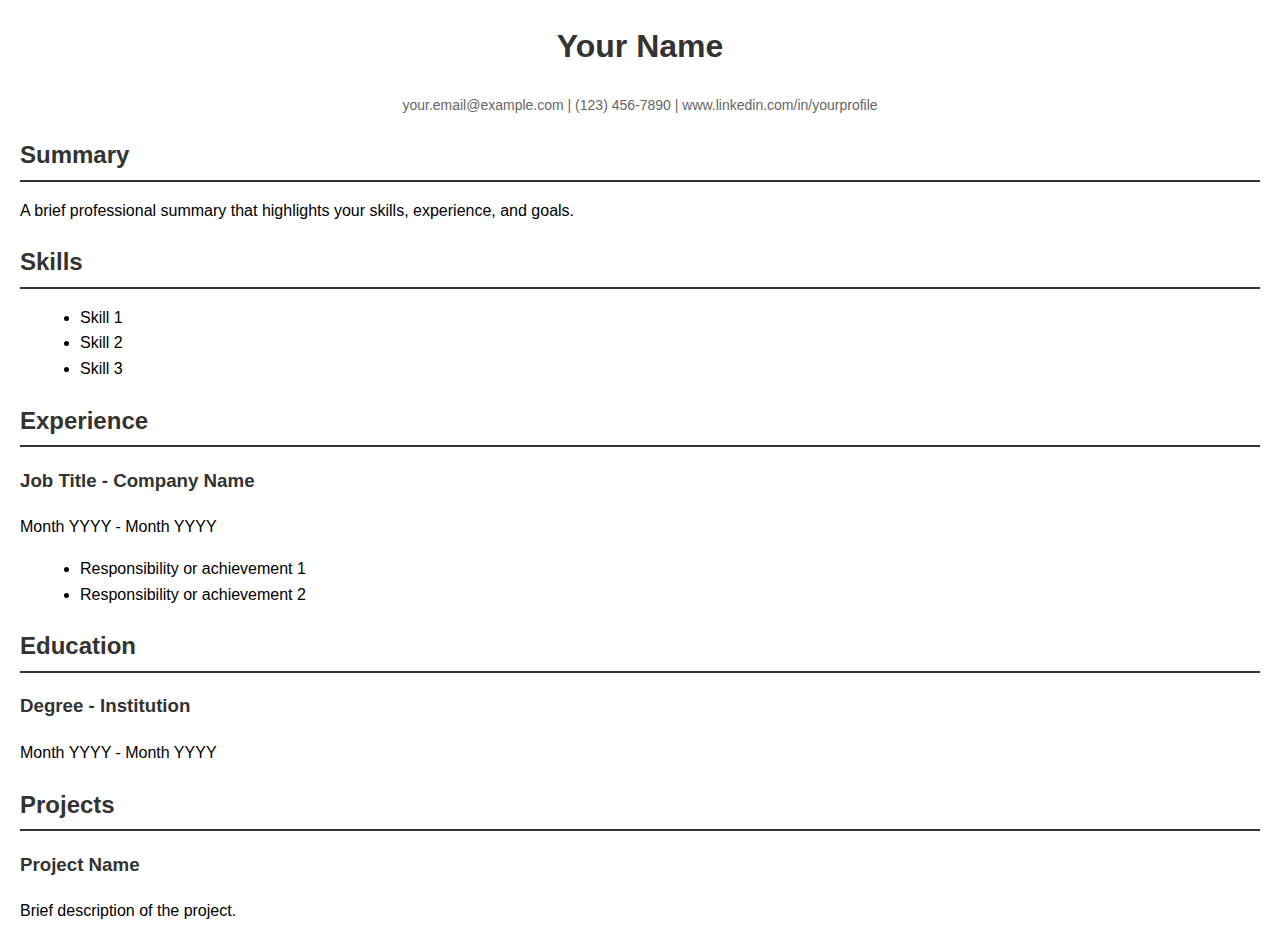
<file: cv.html>
<!DOCTYPE html>
<html lang="en">
<head>
  <meta charset="UTF-8">
  <meta name="viewport" content="width=device-width, initial-scale=1.0">
  <title>Your Name - Resume</title>
  <style>
    /* Add some basic styles */
    body {
      font-family: Arial, sans-serif;
      margin: 20px;
      line-height: 1.6;
    }
    h1, h2, h3 {
      color: #333;
    }
    .header {
      text-align: center;
      margin-bottom: 20px;
    }
    .contact {
      text-align: center;
      font-size: 14px;
      color: #666;
    }
    .section {
      margin-bottom: 20px;
    }
    .section h2 {
      border-bottom: 2px solid #333;
      padding-bottom: 5px;
      margin-bottom: 10px;
    }
    .list-item {
      margin-left: 20px;
    }
  </style>
</head>
<body>
  <div class="header">
    <h1>Your Name</h1>
    <p class="contact">your.email@example.com | (123) 456-7890 | www.linkedin.com/in/yourprofile</p>
  </div>
  
  <div class="section">
    <h2>Summary</h2>
    <p>A brief professional summary that highlights your skills, experience, and goals.</p>
  </div>

  <div class="section">
    <h2>Skills</h2>
    <ul>
      <li class="list-item">Skill 1</li>
      <li class="list-item">Skill 2</li>
      <li class="list-item">Skill 3</li>
    </ul>
  </div>

  <div class="section">
    <h2>Experience</h2>
    <h3>Job Title - Company Name</h3>
    <p>Month YYYY - Month YYYY</p>
    <ul>
      <li class="list-item">Responsibility or achievement 1</li>
      <li class="list-item">Responsibility or achievement 2</li>
    </ul>
  </div>

  <div class="section">
    <h2>Education</h2>
    <h3>Degree - Institution</h3>
    <p>Month YYYY - Month YYYY</p>
  </div>

  <div class="section">
    <h2>Projects</h2>
    <h3>Project Name</h3>
    <p>Brief description of the project.</p>
  </div>
</body>
</html>
</file>
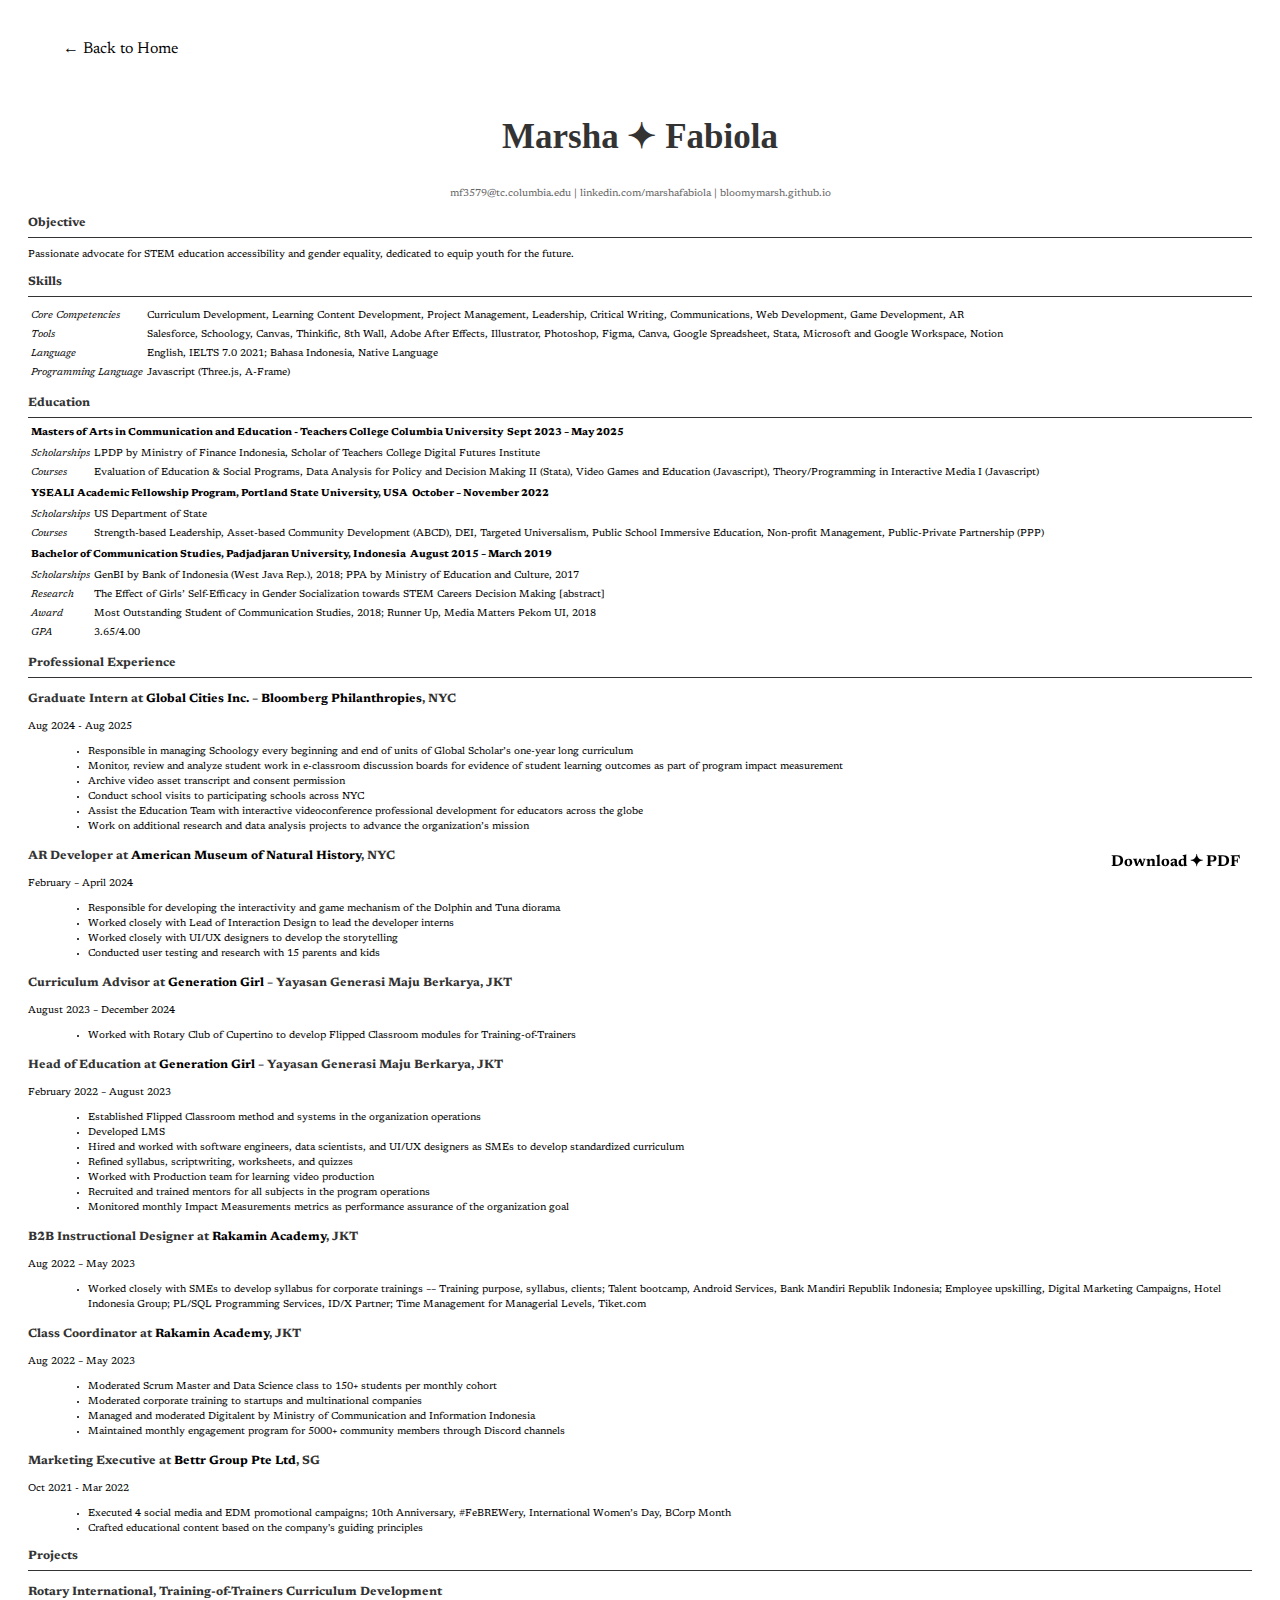
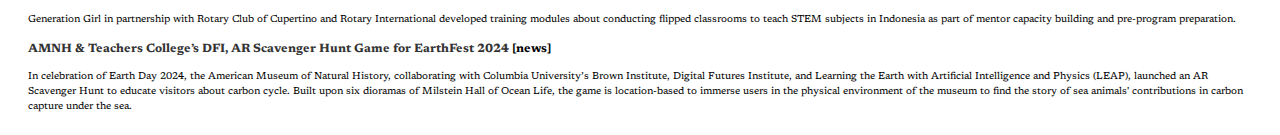
<file: marshafabiola.html>
<!DOCTYPE html>
<html lang="en">
<head>
  <meta charset="UTF-8">
  <meta name="viewport" content="width=device-width, initial-scale=1.0">
  <link href="https://fonts.googleapis.com/css2?family=Kalnia:wght@100..700&family=Kurale&family=Macondo+Swash+Caps&family=Newsreader:ital,opsz,wght@0,6..72,200..800;1,6..72,200..800&family=Notable&family=Quando&family=Quattrocento:wght@400;700&family=Racing+Sans+One&family=Sono:wght@200..800&display=swap" rel="stylesheet">
  <script src="https://cdnjs.cloudflare.com/ajax/libs/jquery/3.3.1/jquery.min.js"></script>
  <title>Bloomy Marsh ✦ CV</title>
  <style>
    @font-face {
  font-family: "Amperzand";
  src: url("https://raw.githubusercontent.com/bloomymarsh/bloomymarsh.github.io/main/font/Amperzand.ttf")
    format("truetype");
}

* {
  box-sizing: border-box;
}

/* unvisited link */
a:link {
  color: black;
  text-decoration: none;
}

/* visited link */
a:visited {
  color: darkcyan;
}

/* mouse over link */
a:hover {
  color: orange;
}

/* selected link */
a:active {
  color: lightblue;
}

#header {
  display: flex;
  align-items: center;
  justify-content: space-between;
  padding: 15px; /* Adds space inside the header */
  width: 100%;
  max-width: 100%; /* Ensure no overflow */
}

nav ul {
  list-style-type: none;
}

table {
  width: auto;
}

th {
    text-align: left;
}

body {
  font-family: Newsreader, sans-serif;
}

.marshafabiola{
  margin: 20px;
  line-height: 1.5;
}

h1,
h2,
h3 {
  color: #333;
  font-size: 12px;
}

.CVheader {
  text-align: center;
  margin-bottom: 12px;
}

.contact {
  text-align: center;
  font-size: 10px;
  color: #666;
}

.section {
  margin-bottom: 10px;
    font-size: 10px;
}

.section h2 {
  border-bottom: 1px solid #333;
  padding-bottom: 5px;
  margin-bottom: 5px;
}

.list-item {
  margin-left: 20px;
}

#getPDF {
  font-family: Newsreader, sans-serif;
  animation: pulse 1s steps(1) infinite;
  position: fixed;
  bottom: 20px;
  right: 20px; /* Distance from the right */
  padding: 10px 20px;
  border: none;
  background-color: transparent;
  outline: none;
  border-radius: 5px;
  cursor: pointer;
  font-size: 16px;
}

#getPDF:hover {
  background-color: #aaacad; /* Darker shade on hover */
  color: white;
}

@keyframes pulse {
  0% {
    transform: scale(1); /* Initial size */
  }
  50% {
    transform: scale(1.1); /* Bigger size */
  }
  100% {
    transform: scale(1); /* Back to original size */
  }
}

@media print {
  #getPDF, header {
    display: none;
  }
}
  </style>
    
</head>
<body>
<link href="https://fonts.googleapis.com/css2?family=Kalnia:wght@100..700&family=Kurale&family=Macondo+Swash+Caps&family=Newsreader:ital,opsz,wght@0,6..72,200..800;1,6..72,200..800&family=Notable&family=Quando&family=Quattrocento:wght@400;700&family=Racing+Sans+One&family=Sono:wght@200..800&display=swap" rel="stylesheet">

<header>
  <div id="header">
      <nav>
        <ul>
          <li><a target="_blank" rel="noopener noreferrer" href="bloomymarsh.github.io">← Back to Home</a></li>
        </ul>
      </nav>
  </div>

</header>

<button id="getPDF" onclick="window.print()"><b>Download ✦ PDF</b></button>
<div class="marshafabiola">
  <div class="CVheader">
          <h1 style="font-family: 'Amperzand', serif; font-size: 35px;">Marsha ✦ Fabiola</h1>
    <p class="contact">mf3579@tc.columbia.edu | linkedin.com/marshafabiola | bloomymarsh.github.io</p>
  </div>

  <div class="section">
    <h2>Objective</h2>
    <p>Passionate advocate for STEM education accessibility and gender equality, dedicated to equip youth for the future.</p>
  </div>

  <div class="section">
    <table>
      <tr>
        <h2>Skills</h2>
        <th></th>
      </tr>
      <tr>
        <td><i>Core Competencies</i></td>
        <td>Curriculum Development, Learning Content Development, Project Management, Leadership, Critical Writing, Communications, Web Development, Game Development, AR</td>
      </tr>
      <tr>
        <td><i>Tools</i></td>
        <td>Salesforce, Schoology, Canvas, Thinkific, 8th Wall, Adobe After Effects, Illustrator, Photoshop, Figma, Canva, Google Spreadsheet, Stata, Microsoft and Google Workspace, Notion</td>
      </tr>
      <tr>
        <td><i>Language</i></td>
        <td>English, IELTS 7.0 2021; Bahasa Indonesia, Native Language</td>
      </tr>
      <tr>
        <td><i>Programming Language</i></td>
        <td>Javascript (Three.js, A-Frame)</td>
      </tr>
    </table>
  </div>

  <div class="section">
    <h2>Education</h2>
    <table>
      <tr>
        <th>Masters of Arts in Communication and Education - Teachers College Columbia University</th>
        <th>Sept 2023 – May 2025</th>
      </tr>
    </table>
    <table>
      <tr>
        <td><i>Scholarships</i></td>
        <td>LPDP by Ministry of Finance Indonesia, Scholar of Teachers College Digital Futures Institute</td>
      </tr>
      <tr>
        <td><i>Courses</i></td>
        <td>Evaluation of Education & Social Programs, Data Analysis for Policy and Decision Making II (Stata), Video Games and Education (Javascript), Theory/Programming in Interactive Media I (Javascript)</td>
      </tr>
    </table>

    <table>
      <tr>
        <th>YSEALI Academic Fellowship Program, Portland State University, USA</th>
        <th>October – November 2022</th>
      </tr>
    </table>
    <table>
      <tr>
        <td><i>Scholarships</i></td>
        <td>US Department of State</td>
      </tr>
      <tr>
        <td><i>Courses</i></td>
        <td>Strength-based Leadership, Asset-based Community Development (ABCD), DEI, Targeted Universalism, Public School Immersive Education, Non-profit Management, Public-Private Partnership (PPP)</td>
      </tr>
    </table>

    <table>
      <tr>
        <th>Bachelor of Communication Studies, Padjadjaran University, Indonesia</th>
        <th>August 2015 – March 2019</th>
      </tr>
    </table>
    <table>
      <tr>
        <td><i>Scholarships</i></td>
        <td>GenBI by Bank of Indonesia (West Java Rep.), 2018; PPA by Ministry of Education and Culture, 2017</td>
      </tr>
      <tr>
        <td><i>Research</i></td>
        <td>The Effect of Girls’ Self-Efficacy in Gender Socialization towards STEM Careers Decision Making <a target="_blank" rel="noopener noreferrer" href="https://lib.unpad.ac.id/index.php?node=Fakultas+Ilmu+Komunikasi&p=show_detail&id=14429&keywords=">[abstract]</a></td>
      </tr>
      <tr>
        <td><i>Award</i></td>
        <td>Most Outstanding Student of Communication Studies, 2018; Runner Up, Media Matters Pekom UI, 2018</td>
      </tr>
      <tr>
        <td><i>GPA</i></td>
        <td>3.65/4.00</td>
      </tr>
    </table>

    <div class="section">
      <h2>Professional Experience</h2>
      <h3>Graduate Intern at <a target="_blank" rel="noopener noreferrer" href="https://www.globalcities.org/">Global Cities Inc.</a> – <a target="_blank" rel="noopener noreferrer" href="https://www.bloomberg.org/education/advancing-k-12-education/#global-cities">Bloomberg Philanthropies</a>, NYC</h3>
      <p>Aug 2024 - Aug 2025</p>
      <ul>
        <li class="list-item">Responsible in managing Schoology every beginning and end of units of Global Scholar’s one-year long curriculum</li>
        <li class="list-item">Monitor, review and analyze student work in e-classroom discussion boards for evidence of student learning outcomes as part of program impact measurement</li>
        <li class="list-item">Archive video asset transcript and consent permission</li>
        <li class="list-item">Conduct school visits to participating schools across NYC</li>
        <li class="list-item">Assist the Education Team with interactive videoconference professional development for educators across the globe</li>
        <li class="list-item">Work on additional research and data analysis projects to advance the organization’s mission</li>
      </ul>
      <h3>AR Developer at <a target="_blank" rel="noopener noreferrer" href="https://www.amnh.org/">American Museum of Natural History</a>, NYC</h3>
      <p>February – April 2024</p>
      <ul>
        <li class="list-item">Responsible for developing the interactivity and game mechanism of the Dolphin and Tuna diorama</li>
        <li class="list-item">Worked closely with Lead of Interaction Design to lead the developer interns</li>
        <li class="list-item">Worked closely with UI/UX designers to develop the storytelling</li>
        <li class="list-item">Conducted user testing and research with 15 parents and kids</li>
      </ul>
      <h3>Curriculum Advisor at <a target="_blank" rel="noopener noreferrer" href="generationgirl.org">Generation Girl</a> – Yayasan Generasi Maju Berkarya, JKT</h3>
      <p>August 2023 – December 2024</p>
      <ul>
        <li class="list-item">Worked with Rotary Club of Cupertino to develop Flipped Classroom modules for Training-of-Trainers</li>
      </ul>
      <h3>Head of Education at <a target="_blank" rel="noopener noreferrer" href="generationgirl.org">Generation Girl</a> – Yayasan Generasi Maju Berkarya, JKT</h3>
      <p>February 2022 – August 2023</p>
      <ul>
        <li class="list-item">Established Flipped Classroom method and systems in the organization operations</li>
        <li class="list-item">Developed LMS</li>
        <li class="list-item">Hired and worked with software engineers, data scientists, and UI/UX designers as SMEs to develop standardized curriculum</li>
        <li class="list-item">Refined syllabus, scriptwriting, worksheets, and quizzes</li>
        <li class="list-item">Worked with Production team for learning video production</li>
        <li class="list-item">Recruited and trained mentors for all subjects in the program operations</li>
        <li class="list-item">Monitored monthly Impact Measurements metrics as performance assurance of the organization goal</li>
      </ul>
      <h3>B2B Instructional Designer at <a target="_blank" rel="noopener noreferrer" href="https://www.rakamin.com/">Rakamin Academy</a>, JKT</h3>
      <p>Aug 2022 – May 2023</p>
      <ul>
        <li class="list-item">Worked closely with SMEs to develop syllabus for corporate trainings –– Training purpose, syllabus, clients; Talent bootcamp, Android Services, Bank Mandiri Republik Indonesia; Employee upskilling, Digital Marketing Campaigns, Hotel Indonesia Group; PL/SQL Programming Services, ID/X Partner; Time Management for Managerial Levels, Tiket.com</li>
      </ul>

      <h3>Class Coordinator at <a target="_blank" rel="noopener noreferrer" href="https://www.rakamin.com/">Rakamin Academy</a>, JKT</h3>
      <p>Aug 2022 – May 2023</p>
      <ul>
        <li class="list-item">Moderated Scrum Master and Data Science class to 150+ students per monthly cohort</li>
        <li class="list-item">Moderated corporate training to startups and multinational companies</li>
        <li class="list-item">Managed and moderated Digitalent by Ministry of Communication and Information Indonesia</li>
        <li class="list-item">Maintained monthly engagement program for 5000+ community members through Discord channels</li>
      </ul>

      <h3>Marketing Executive at <a target="_blank" rel="noopener noreferrer" href="https://www.bettr.group/">Bettr Group Pte Ltd</a>, SG</h3>
      <p>Oct 2021 - Mar 2022</p>
      <ul>
        <li class="list-item">Executed 4 social media and EDM promotional campaigns; 10th Anniversary, #FeBREWery, International Women’s Day, BCorp Month</li>
        <li class="list-item">Crafted educational content based on the company's guiding principles</li>
      </ul>
    </div>

    <div class="section">
      <h2>Projects</h2>
      <h3>Rotary International, Training-of-Trainers Curriculum Development</h3>
      <p>Generation Girl in partnership with Rotary Club of Cupertino and Rotary International developed training modules about conducting flipped classrooms to teach STEM subjects in Indonesia as part of mentor capacity building and pre-program preparation. </p>
            <h3>AMNH & Teachers College’s DFI, AR Scavenger Hunt Game for EarthFest 2024 <a target="_blank" rel="noopener noreferrer" href="https://www.tc.columbia.edu/articles/2024/may/exploring-biodiversity-through-virtual-reality-/">[news]</a></h3>
      <p>In celebration of Earth Day 2024, the American Museum of Natural History, collaborating with Columbia University’s Brown Institute, Digital Futures Institute, and Learning the Earth with Artificial Intelligence and Physics (LEAP), launched an AR Scavenger Hunt to educate visitors about carbon cycle. Built upon six dioramas of Milstein Hall of Ocean Life, the game is location-based to immerse users in the physical environment of the museum to find the story of sea animals' contributions in carbon capture under the sea. </p>
    </div>
  </div>  </body>
</html>
</file>
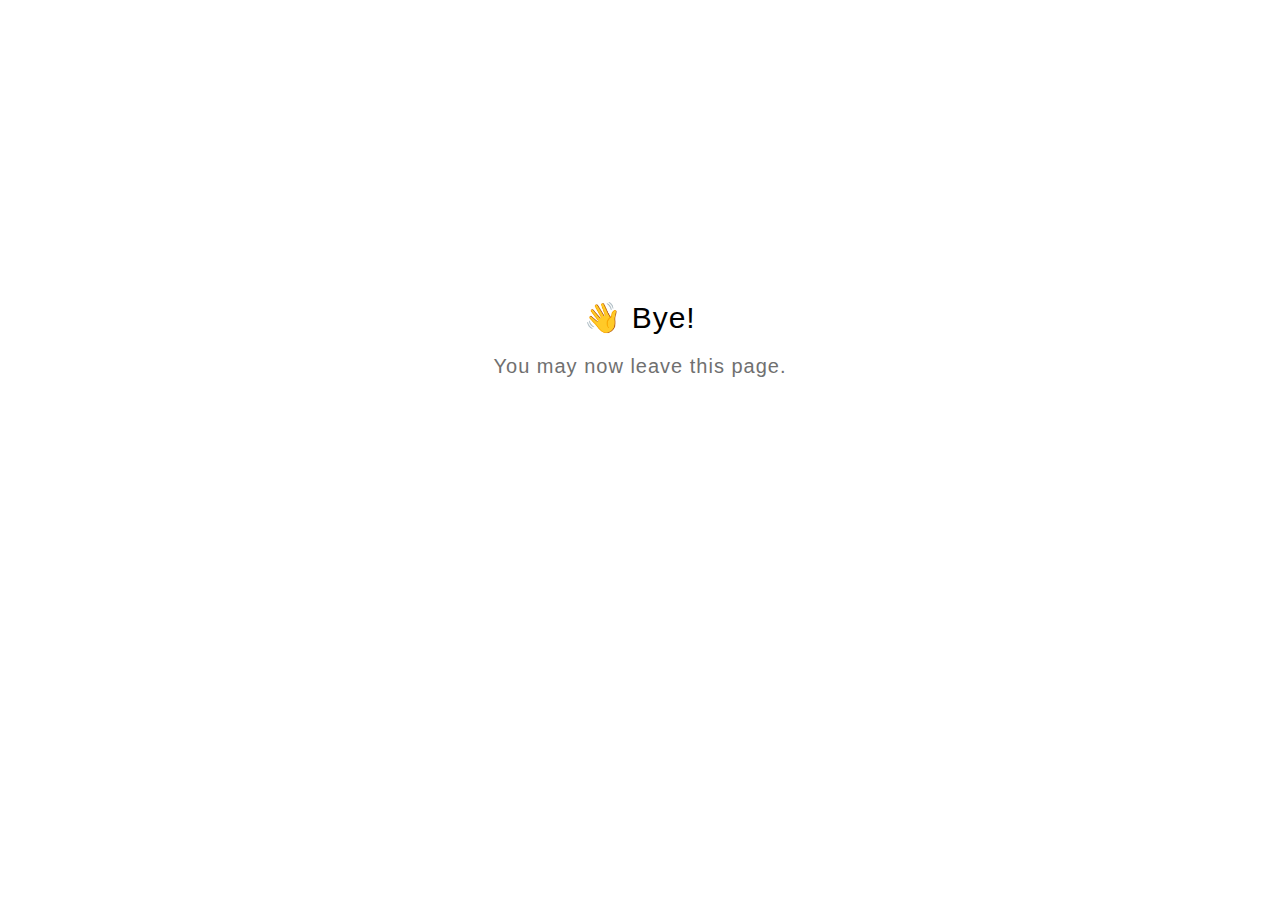
<file: content/goodbye.html>
<!DOCTYPE html>
<html lang="en">
  <head>
    <title>Goodbye</title>
    <meta charset="utf-8" lang="en">
    <style>
      html {
        font-size: 20px;
        font-family: 'lato', sans-serif;
        font-weight: lighter;
        letter-spacing: 0.05rem;
      }

      .goodbye-container {
        text-align: center;
        margin-top: 15rem;
      }

      .bye-message {
        font-size: 1.5rem;
      }

      .exit-text {
        color: #707070;
        margin-top: 1rem;
      }
    </style>
  </head>
  <body>
    <div class="goodbye-container">
      <div class="bye-message">👋 Bye!</div>
      <div class="exit-text">You may now leave this page.</div>
    </div>
  </body>
</html>
</file>
